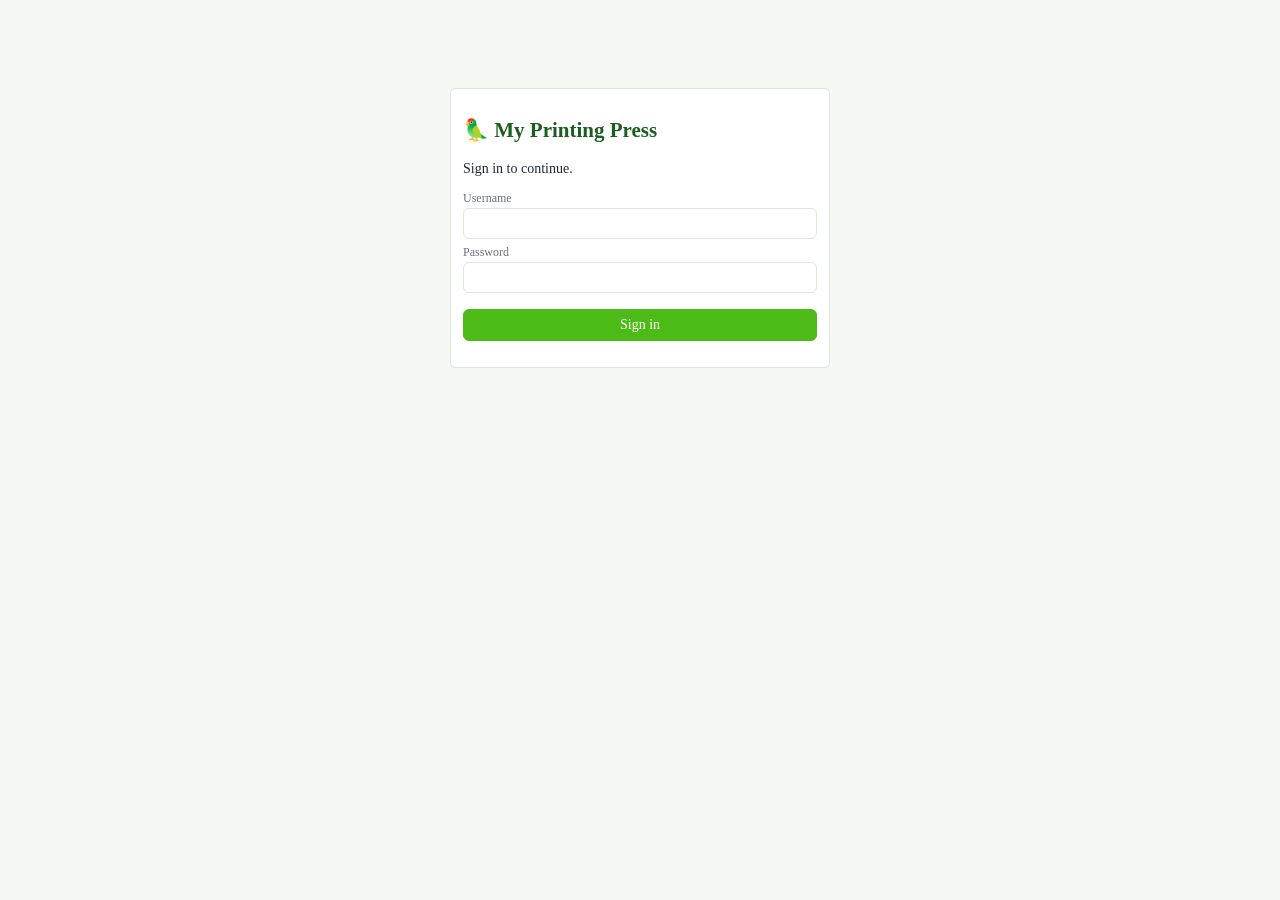
<file: index.html>
<!DOCTYPE html>
<html lang="en">
<head>
<meta charset="utf-8">
<meta name="viewport" content="width=device-width,initial-scale=1">
<title>Printing Press Manager</title>
<link rel="stylesheet" href="style.css">
<link rel="manifest" href="manifest.json">
<meta name="theme-color" content="#1b5e20">
<meta name="mobile-web-app-capable" content="yes">
<meta name="apple-mobile-web-app-capable" content="yes">
<link rel="icon" href="icon-192.png">
<link rel="apple-touch-icon" href="icon-192.png">
</head>
<body>
<nav id="nav"></nav>
<main id="main"></main>
<div id="modal"></div>
<script src="config.js"></script>
<script src="app.js"></script>
</body>
</html>
</file>
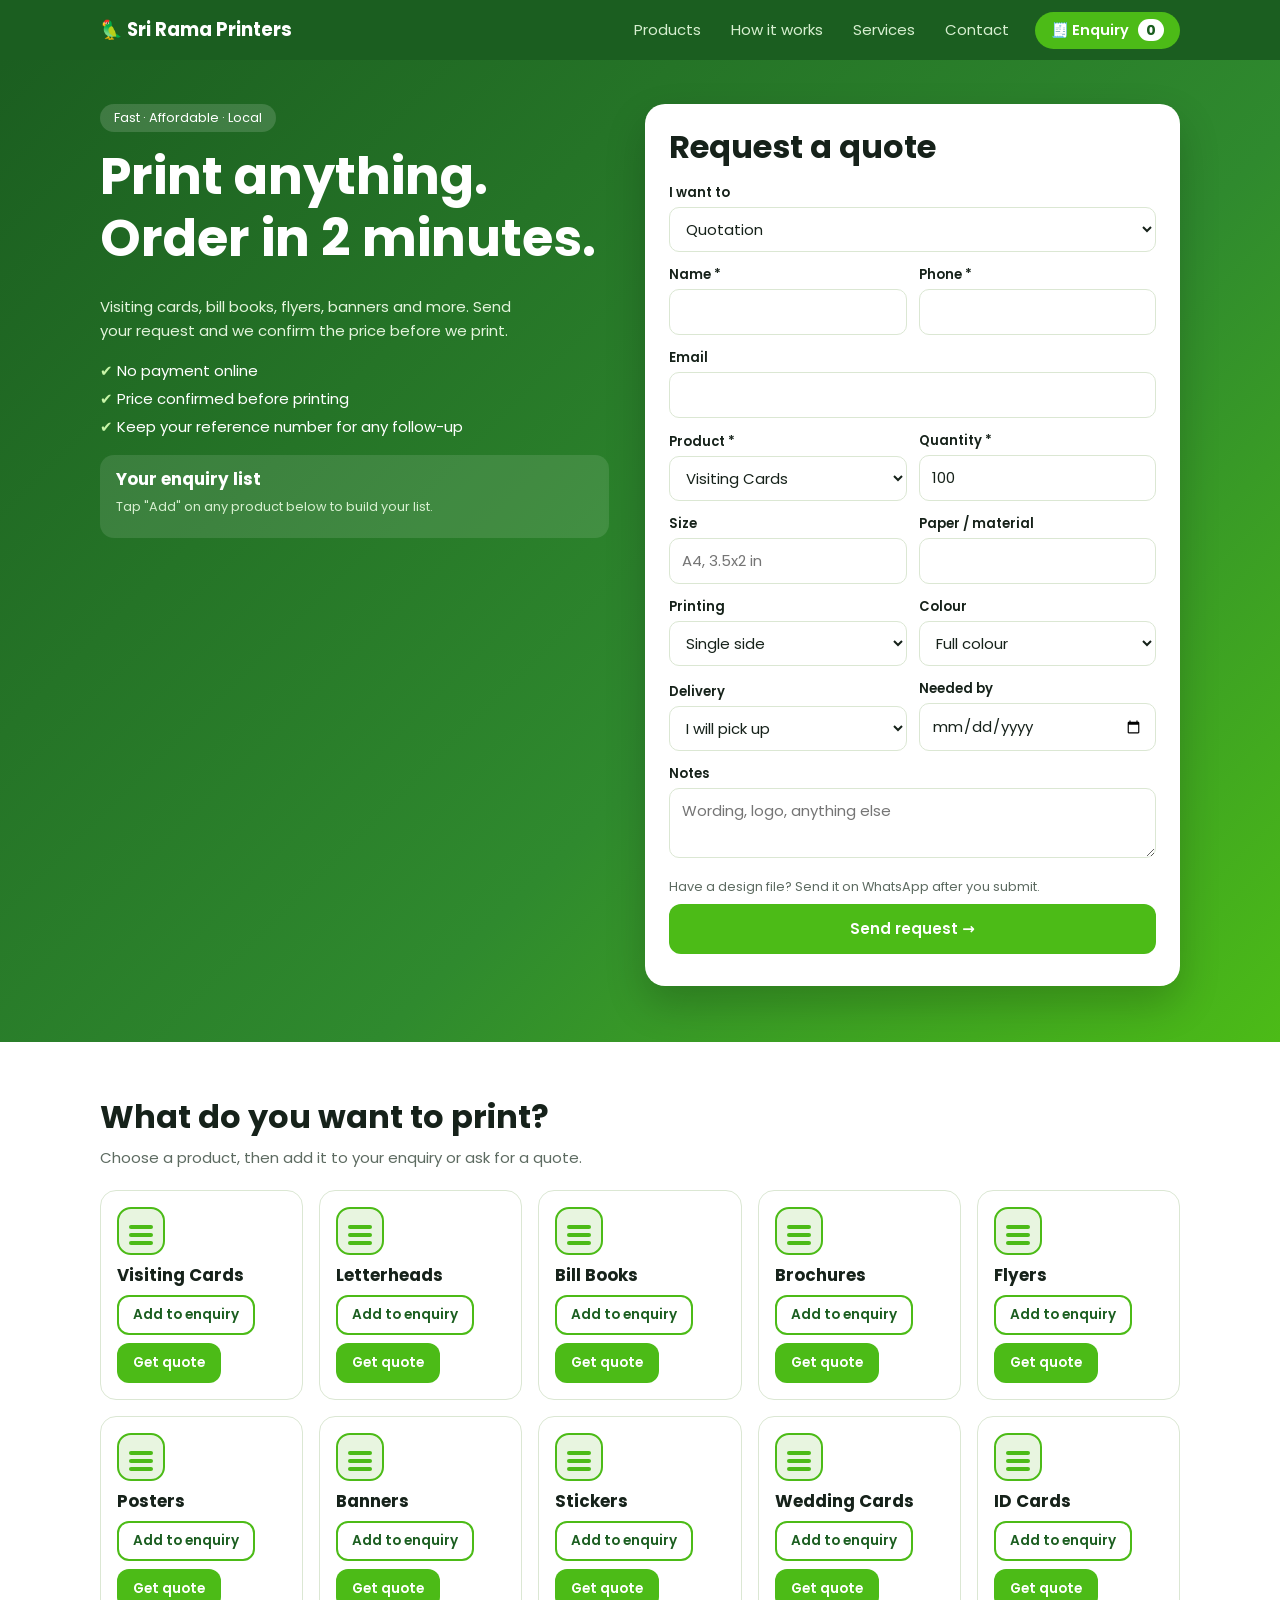
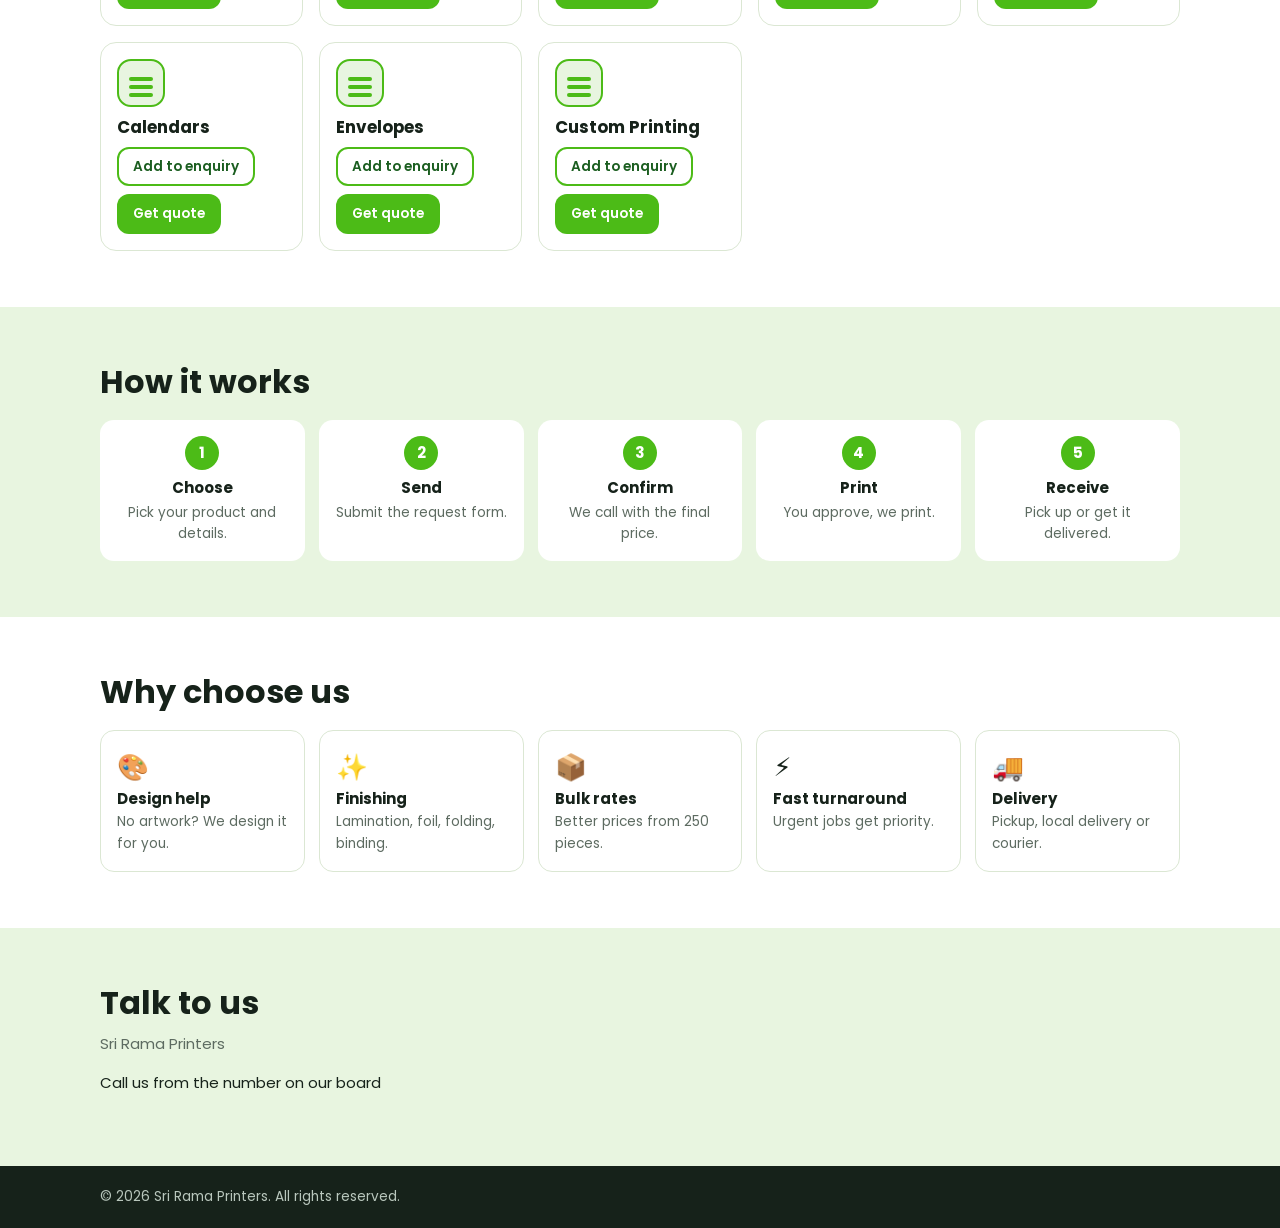
<file: customer2.html>
<!DOCTYPE html>
<html lang="en">
<head>
<meta charset="utf-8">
<meta name="viewport" content="width=device-width, initial-scale=1">
<title>Printing Press | Order Printing Online</title>
<link rel="preconnect" href="https://fonts.googleapis.com">
<link rel="preconnect" href="https://fonts.gstatic.com" crossorigin>
<link href="https://fonts.googleapis.com/css2?family=Poppins:wght@400;500;600;700&display=swap" rel="stylesheet">
<link rel="stylesheet" href="customer2.css">
</head>
<body>
<header class="top">
  <div class="wrap bar">
    <a class="brand" href="#home">🦜 <span data-name>Printing Press</span></a>
    <nav class="nav" id="nav">
      <a href="#products">Products</a><a href="#how">How it works</a><a href="#services">Services</a><a href="#contact">Contact</a>
    </nav>
    <button class="enq-pill" id="enqOpen" type="button">🧾 Enquiry <b id="enqCount">0</b></button>
    <button class="menu-btn" id="menuBtn" aria-label="Menu">☰</button>
  </div>
</header>

<main id="home">
<section class="hero" id="quote">
  <div class="wrap hero-grid">
    <div class="hero-text">
      <span class="tag">Fast · Affordable · Local</span>
      <h1>Print anything.<br>Order in 2 minutes.</h1>
      <p>Visiting cards, bill books, flyers, banners and more. Send your request and we confirm the price before we print.</p>
      <ul class="ticks"><li>No payment online</li><li>Price confirmed before printing</li><li>Keep your reference number for any follow-up</li></ul>
      <div class="mini">
        <h3>Your enquiry list</h3>
        <ul class="enq-list" id="quoteEnqList"></ul>
        <p class="hint" id="quoteEnqEmpty">Tap "Add" on any product below to build your list.</p>
      </div>
    </div>

    <div class="form-card">
      <form id="quoteForm" novalidate>
        <h2>Request a quote</h2>
        <div class="field"><label for="qType">I want to</label>
          <select id="qType"><option>Quotation</option><option>Order</option><option>Enquiry</option></select></div>
        <div class="row">
          <div class="field"><label for="qName">Name *</label><input id="qName" required autocomplete="name" maxlength="80"></div>
          <div class="field"><label for="qPhone">Phone *</label><input id="qPhone" type="tel" required inputmode="tel" maxlength="15"></div>
        </div>
        <div class="field"><label for="qEmail">Email</label><input id="qEmail" type="email" maxlength="100"></div>
        <div class="row">
          <div class="field"><label for="qProduct">Product *</label><select id="qProduct"></select></div>
          <div class="field"><label for="qQty">Quantity *</label><input id="qQty" type="number" min="1" value="100"></div>
        </div>
        <div class="row">
          <div class="field"><label for="qSize">Size</label><input id="qSize" maxlength="60" placeholder="A4, 3.5x2 in"></div>
          <div class="field"><label for="qPaper">Paper / material</label><input id="qPaper" maxlength="60"></div>
        </div>
        <div class="row">
          <div class="field"><label for="qSides">Printing</label><select id="qSides"><option>Single side</option><option>Double side</option></select></div>
          <div class="field"><label for="qColour">Colour</label><select id="qColour"><option>Full colour</option><option>Black &amp; white</option></select></div>
        </div>
        <div class="row">
          <div class="field"><label for="qDelivery">Delivery</label><select id="qDelivery"><option>I will pick up</option><option>Local delivery</option><option>Courier to another city</option></select></div>
          <div class="field"><label for="qDate">Needed by</label><input id="qDate" type="date"></div>
        </div>
        <div class="field" id="qAddrBox" hidden><label for="qAddr">Delivery address</label><input id="qAddr" maxlength="200"></div>
        <div class="field"><label for="qNotes">Notes</label><textarea id="qNotes" maxlength="400" placeholder="Wording, logo, anything else"></textarea></div>
        <input class="hp" id="qHp" tabindex="-1" autocomplete="off" aria-hidden="true">
        <p class="hint">Have a design file? Send it on WhatsApp after you submit.</p>
        <button id="qSubmit" class="btn btn-primary" type="submit" style="width:100%">Send request →</button>
        <p class="err" id="qErr" role="alert"></p>
      </form>
      <div class="success" id="quoteDone" hidden>
        <div class="tick" aria-hidden="true">✓</div>
        <h2>Request received!</h2>
        <div class="ref" id="quoteRef"></div>
        <p>We will confirm details by phone or WhatsApp. Keep this reference number if you call us.</p>
        <p><a class="btn btn-wa" data-wa="" id="quoteWa" href="#" target="_blank" rel="noopener">Continue on WhatsApp</a></p>
        <p><button class="btn btn-ghost" id="quoteAgain" type="button">Send another</button></p>
      </div>
    </div>
  </div>
</section>

<section class="section" id="products">
  <div class="wrap"><h2>What do you want to print?</h2><p class="sub">Choose a product, then add it to your enquiry or ask for a quote.</p>
  <div class="grid" id="productGrid"></div></div>
</section>

<section class="section soft" id="how">
  <div class="wrap"><h2>How it works</h2>
  <div class="flow">
    <div><span>1</span><b>Choose</b><p>Pick your product and details.</p></div>
    <div><span>2</span><b>Send</b><p>Submit the request form.</p></div>
    <div><span>3</span><b>Confirm</b><p>We call with the final price.</p></div>
    <div><span>4</span><b>Print</b><p>You approve, we print.</p></div>
    <div><span>5</span><b>Receive</b><p>Pick up or get it delivered.</p></div>
  </div></div>
</section>

<section class="section" id="services">
  <div class="wrap"><h2>Why choose us</h2>
  <div class="why">
    <div><i>🎨</i><b>Design help</b><p>No artwork? We design it for you.</p></div>
    <div><i>✨</i><b>Finishing</b><p>Lamination, foil, folding, binding.</p></div>
    <div><i>📦</i><b>Bulk rates</b><p>Better prices from 250 pieces.</p></div>
    <div><i>⚡</i><b>Fast turnaround</b><p>Urgent jobs get priority.</p></div>
    <div><i>🚚</i><b>Delivery</b><p>Pickup, local delivery or courier.</p></div>
  </div></div>
</section>

<section class="section soft" id="contact">
  <div class="wrap contact">
    <div><h2>Talk to us</h2><p class="sub"><span data-name>Printing Press</span></p>
      <p id="phoneBox">Call us from the number on our board</p></div>
    <a class="btn btn-wa big" data-wa="Hello! I have a printing enquiry." href="#" target="_blank" rel="noopener">💬 Chat on WhatsApp</a>
  </div>
</section>
</main>

<footer class="foot"><div class="wrap">© <span id="yr"></span> <span data-name>Printing Press</span>. All rights reserved.</div></footer>
<a class="btn btn-wa float-wa" data-wa="Hello! I would like to enquire about printing." href="#" target="_blank" rel="noopener">💬</a>

<dialog id="eDlg"><div style="padding:24px">
  <h3>My enquiry</h3>
  <ul class="enq-list" id="eList"></ul>
  <p class="hint" id="eEmpty">Your enquiry is empty. Add products from the list.</p>
  <div style="display:flex;gap:10px;flex-wrap:wrap;margin-top:12px"><a class="btn btn-primary" href="#quote" id="eSend">Continue to quote</a><button class="btn btn-ghost" type="button" id="eClose">Close</button></div>
</div></dialog>

<script src="config.js"></script>
<script src="customer.js"></script>
</body>
</html>
</file>
<file: style.css>
:root{--p:#4cbb17;--d:#1b5e20;--l:#e8f5e0;--g:#6b7280;--b:#dfe6da}
*{box-sizing:border-box}body{margin:0;font:14px Georgia,'Segoe UI',serif;background:#f5f8f2;color:#1f2937;display:flex;min-height:100vh}
nav{width:200px;background:var(--d);color:#fff;padding:12px 0;flex-shrink:0}
nav h2{margin:0 16px 10px;font-size:16px}nav a{display:block;padding:9px 16px;color:#cfe9c6;cursor:pointer}
nav a.on,nav a:hover{background:var(--p);color:#fff}
main{flex:1;padding:16px;min-width:0}
.top{display:flex;gap:8px;align-items:center;flex-wrap:wrap;margin-bottom:12px}.top h1{margin:0;font-size:20px;color:var(--d);flex:1}
input,select,textarea,button{font:inherit;padding:7px 9px;border:1px solid var(--b);border-radius:6px;background:#fff}
button{cursor:pointer;background:var(--p);color:#fff;border-color:var(--p)}button.s{background:#fff;color:var(--d);border-color:var(--p)}button.x{background:#fff;color:#b91c1c;border-color:#e5b4b4}
.cards{display:grid;grid-template-columns:repeat(auto-fill,minmax(150px,1fr));gap:10px;margin-bottom:14px}
.card{background:#fff;border:1px solid var(--b);border-left:4px solid var(--p);padding:10px;border-radius:6px}.card b{display:block;font-size:20px;color:var(--d)}.card span{color:var(--g);font-size:12px}
.box{background:#fff;border:1px solid var(--b);border-radius:6px;padding:12px;margin-bottom:12px}
.wrap{overflow-x:auto}table{width:100%;border-collapse:collapse;background:#fff}th,td{padding:8px;border-bottom:1px solid var(--b);text-align:left;white-space:nowrap}th{background:var(--l);color:var(--d)}
.bd{padding:2px 8px;border-radius:10px;background:var(--l);color:var(--d);font-size:12px}.bd.r{background:#fde8e8;color:#b91c1c}.bd.y{background:#fff4d6;color:#92600a}
.bar{display:flex;align-items:center;gap:8px;margin:4px 0}.bar i{display:block;height:14px;background:var(--p);border-radius:3px}.bar em{width:110px;font-style:normal;font-size:12px}
.m{position:fixed;inset:0;background:#0006;display:flex;align-items:flex-start;justify-content:center;overflow:auto;padding:20px;z-index:9}.m>div{background:#fff;border-radius:8px;padding:16px;width:min(560px,100%)}
label{display:block;margin:6px 0;font-size:12px;color:var(--g)}label input,label select{display:block;width:100%;margin-top:2px;color:#111}
.tl{display:flex;gap:4px;flex-wrap:wrap;margin:8px 0}.tl span{padding:3px 8px;border-radius:10px;background:#eee;font-size:11px}.tl .done{background:var(--l);color:var(--d)}.tl .now{background:var(--p);color:#fff}
@media(max-width:720px){body{flex-direction:column}nav{width:100%;display:flex;overflow-x:auto;padding:0}nav h2{display:none}nav a{white-space:nowrap}}
@media print{body>*{display:none!important}.inv{display:block!important}}
.inv{display:none}

.card.in{border-left-color:#16a34a}.card.out{border-left-color:#dc2626}.card.out b{color:#b91c1c}.card.net{border-left-color:var(--d);background:var(--l)}.neg{color:#b91c1c}.pos{color:#15803d}

#toast{position:fixed;bottom:16px;left:50%;transform:translateX(-50%);background:var(--d);color:#fff;padding:10px 18px;border-radius:8px;z-index:99;display:none;max-width:90%}
</file>
<file: customer2.css>
:root{--g:#4cbb17;--gd:#1b5e20;--gl:#e8f5e0;--ink:#16221a;--mute:#5d6b61;--line:#dbe7d3;--wa:#1fa855}
*{box-sizing:border-box}html{scroll-behavior:smooth;scroll-padding-top:70px}[hidden]{display:none!important}
body{margin:0;font:15px/1.6 Poppins,system-ui,sans-serif;color:var(--ink);background:#fff}
h1,h2,h3{margin:0 0 .5em;line-height:1.2}h1{font-size:clamp(2rem,5vw,3.2rem)}h2{font-size:clamp(1.5rem,3.5vw,2rem)}h3{font-size:1.05rem}
a{color:inherit}.wrap{max-width:1120px;margin:0 auto;padding:0 20px}.sub{color:var(--mute);margin-top:-6px}
.hint{font-size:.8rem;color:var(--mute);margin:6px 0}.err{color:#b91c1c;font-weight:600;margin:8px 0 0}.hp{position:absolute;left:-9999px}
.btn{display:inline-block;padding:11px 22px;border-radius:12px;border:2px solid transparent;font:inherit;font-weight:600;text-decoration:none;cursor:pointer;text-align:center}
.btn-primary{background:var(--g);color:#fff}.btn-primary:hover{background:#3fa311}.btn-wa{background:var(--wa);color:#fff}.btn-ghost{background:#fff;color:var(--gd);border-color:var(--g)}.btn-sm{padding:7px 14px;font-size:.85rem}.big{font-size:1.1rem;padding:16px 28px}
.top{position:sticky;top:0;z-index:20;background:var(--gd);color:#fff}
.bar{display:flex;align-items:center;gap:14px;min-height:60px;flex-wrap:wrap}.brand{font-weight:700;font-size:1.15rem;text-decoration:none;margin-right:auto}
.nav{display:flex;gap:6px}.nav a{padding:8px 12px;text-decoration:none;color:#d7efd0;border-radius:8px}.nav a:hover{background:#ffffff1f;color:#fff}
.enq-pill{background:var(--g);color:#fff;border:0;border-radius:999px;padding:8px 16px;font:600 .9rem Poppins,sans-serif;cursor:pointer}.enq-pill b{background:#fff;color:var(--gd);border-radius:999px;padding:1px 8px;margin-left:6px}
.menu-btn{display:none;background:none;border:0;color:#fff;font-size:1.4rem;cursor:pointer}
.hero{background:linear-gradient(135deg,var(--gd),#2f8a2e 60%,var(--g));color:#fff;padding:44px 0 56px}
.hero-grid{display:grid;grid-template-columns:1fr 1.05fr;gap:36px;align-items:start}
.tag{display:inline-block;background:#ffffff26;border-radius:999px;padding:4px 14px;font-size:.8rem;margin-bottom:14px}
.hero-text p{color:#e3f4dc;max-width:46ch}.ticks{list-style:none;padding:0;margin:16px 0}.ticks li::before{content:'✔ ';color:#c8f5a8}.ticks li{margin:4px 0}
.mini{background:#ffffff1c;border-radius:14px;padding:14px 16px;margin-top:16px}.mini .hint{color:#d7efd0}
.form-card{background:#fff;color:var(--ink);border-radius:20px;padding:24px;box-shadow:0 18px 40px #0003}
.field{margin-bottom:12px;flex:1}.field label{display:block;font-weight:600;font-size:.82rem;margin-bottom:4px}
input,select,textarea{width:100%;font:inherit;padding:10px 12px;border:1.5px solid var(--line);border-radius:10px;background:#fff;color:var(--ink)}
input:focus,select:focus,textarea:focus{outline:2px solid var(--g);border-color:transparent}textarea{min-height:70px}
.row{display:flex;gap:12px;align-items:flex-end}.row .btn{margin-bottom:12px}
.enq-list{list-style:none;padding:0;margin:8px 0}.enq-list li{display:flex;gap:10px;align-items:center;background:#fff;color:var(--ink);border-radius:10px;padding:6px 12px;margin-bottom:6px}
.enq-list li span{flex:1;font-weight:600}.enq-list input{width:76px;padding:5px}.enq-list button{border:0;background:none;color:#b91c1c;cursor:pointer}
.success{text-align:center}.tick{width:60px;height:60px;border-radius:50%;background:var(--g);color:#fff;font-size:2rem;display:grid;place-items:center;margin:0 auto 10px}
.ref{font-size:1.5rem;font-weight:700;color:var(--gd);margin:6px 0}
.section{padding:56px 0}.soft{background:var(--gl)}
.grid{display:grid;grid-template-columns:repeat(auto-fill,minmax(200px,1fr));gap:16px;margin-top:20px}
.card{border:1.5px solid var(--line);border-radius:16px;padding:16px;display:flex;flex-direction:column;gap:10px;background:#fff;transition:.15s}.card:hover{border-color:var(--g);transform:translateY(-3px);box-shadow:0 10px 24px #4cbb1730}
.thumb{width:48px;height:48px;border-radius:14px;background:var(--gl);padding:12px 10px;border:2px solid var(--g)}.thumb i{display:block;height:4px;background:var(--g);border-radius:2px;margin:4px 0}
.card h3{margin:0}.act{display:flex;gap:8px;flex-wrap:wrap;margin-top:auto}
.flow{display:grid;grid-template-columns:repeat(auto-fit,minmax(150px,1fr));gap:14px;margin-top:18px}
.flow div{background:#fff;border-radius:14px;padding:16px;text-align:center}.flow span{display:inline-grid;place-items:center;width:34px;height:34px;border-radius:50%;background:var(--g);color:#fff;font-weight:700}
.flow b{display:block;margin:6px 0 2px}.flow p{margin:0;color:var(--mute);font-size:.85rem}
.why{display:grid;grid-template-columns:repeat(auto-fit,minmax(180px,1fr));gap:14px;margin-top:18px}
.why div{border:1.5px solid var(--line);border-radius:14px;padding:16px}.why i{font-style:normal;font-size:1.6rem}.why b{display:block}.why p{margin:0;color:var(--mute);font-size:.85rem}
.contact{display:flex;align-items:center;justify-content:space-between;gap:20px;flex-wrap:wrap}
.foot{background:var(--ink);color:#b9c7bd;padding:20px 0;font-size:.85rem}
.float-wa{position:fixed;right:16px;bottom:16px;z-index:15;border-radius:50%;width:54px;height:54px;padding:0;line-height:50px;font-size:1.5rem;box-shadow:0 6px 18px #0004}
dialog{border:0;border-radius:18px;max-width:500px;width:calc(100% - 32px);padding:0}dialog::backdrop{background:#0008}
@media(max-width:800px){.hero-grid{grid-template-columns:1fr}.menu-btn{display:block}.nav{display:none;width:100%;flex-direction:column}.nav.open{display:flex}.row{flex-direction:column;gap:0;align-items:stretch}}
</file>
